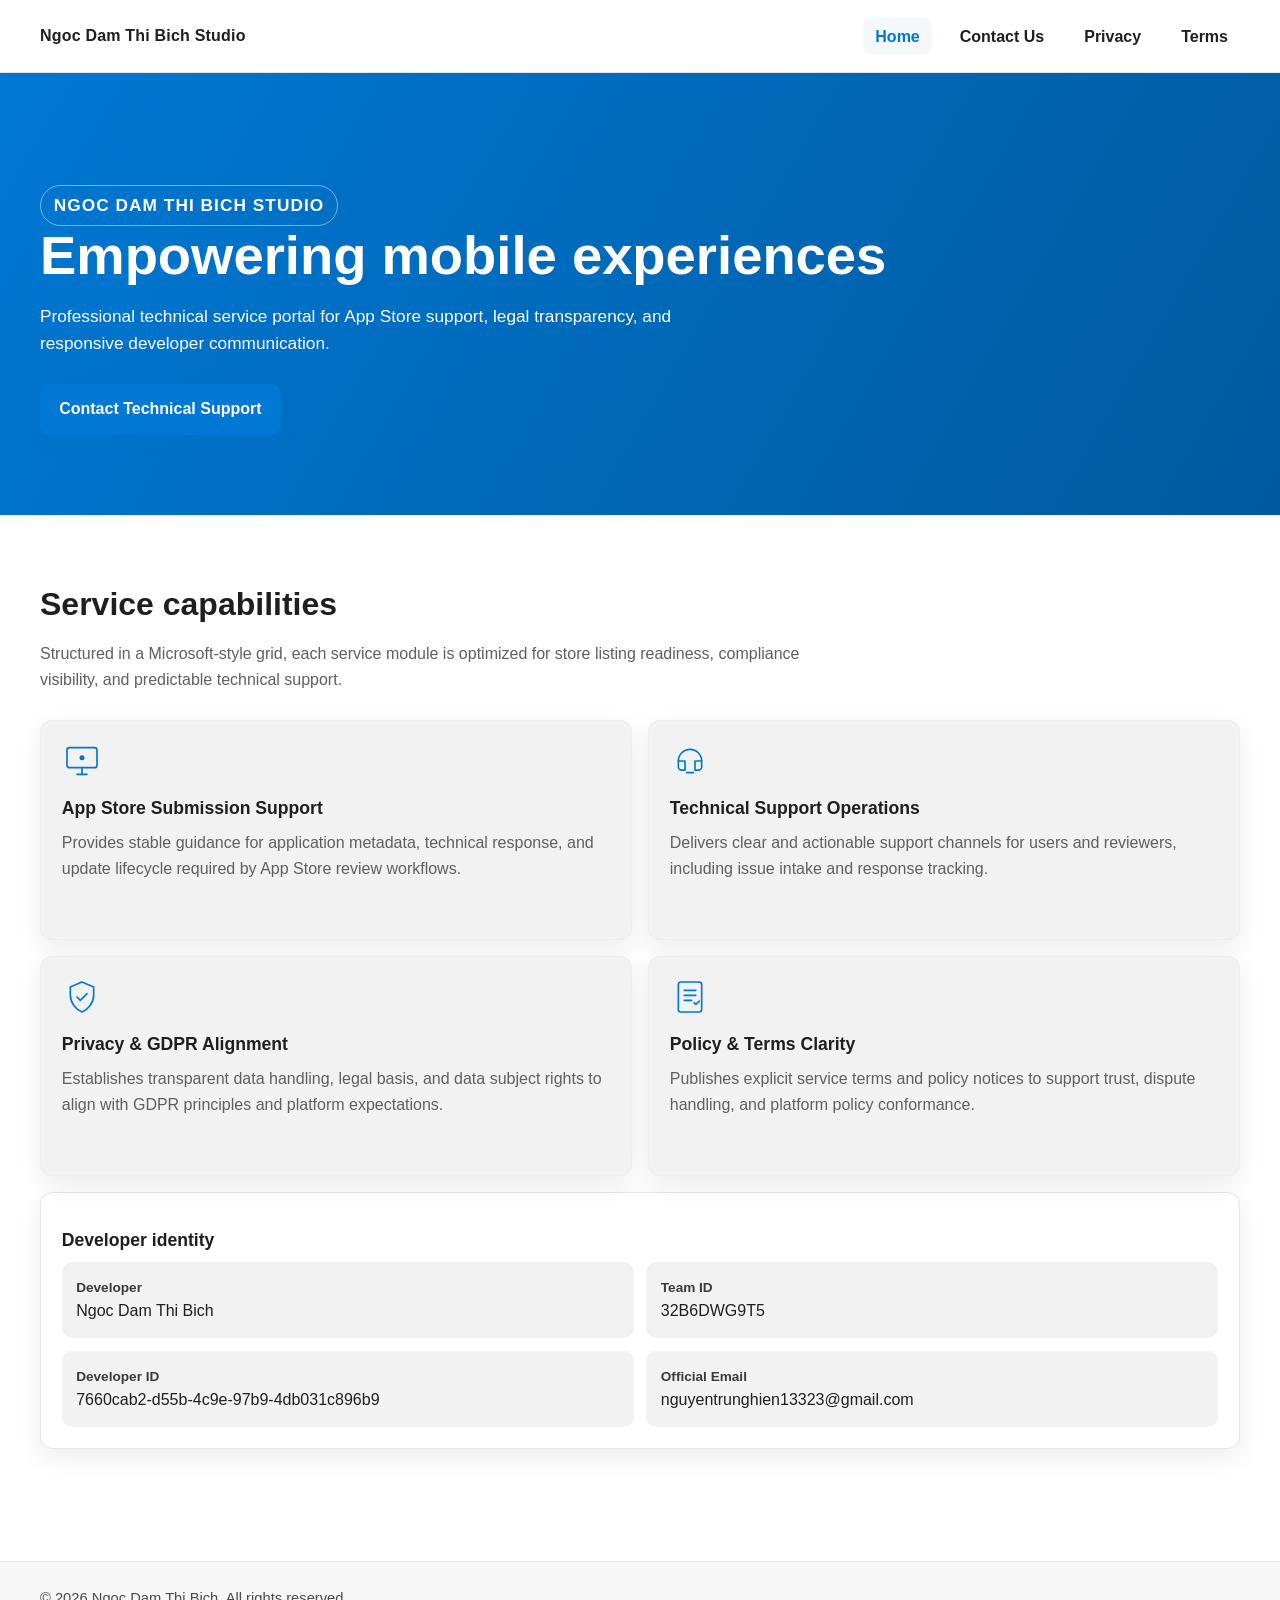
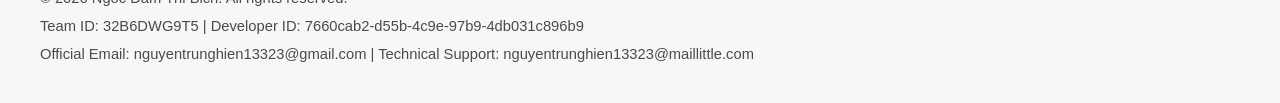
<file: index.html>
<!doctype html>
<html lang="en">
  <head>
    <meta charset="UTF-8" />
    <meta name="viewport" content="width=device-width, initial-scale=1.0" />
    <title>Ngoc Dam Thi Bich | Technical Service</title>
    <meta
      name="description"
      content="Technical service website for App Store listing support by developer Ngoc Dam Thi Bich."
    />
    <link rel="stylesheet" href="styles.css" />
    <script src="script.js" defer></script>
  </head>
  <body>
    <header class="site-header">
      <div class="container header-inner">
        <a class="brand" href="index.html">Ngoc Dam Thi Bich Studio</a>
        <button
          class="nav-toggle"
          type="button"
          data-menu-button
          aria-expanded="false"
          aria-controls="site-nav"
          aria-label="Toggle navigation"
        >
          ☰
        </button>
        <nav class="site-nav" id="site-nav" data-nav>
          <ul class="nav-list">
            <li><a class="active" href="index.html">Home</a></li>
            <li><a href="contact.html">Contact Us</a></li>
            <li><a href="privacy.html">Privacy</a></li>
            <li><a href="terms.html">Terms</a></li>
          </ul>
        </nav>
      </div>
    </header>

    <main>
      <section class="banner">
        <div class="container">
          <p class="badge">Ngoc Dam Thi Bich Studio</p>
          <h1>Empowering mobile experiences</h1>
          <p>
            Professional technical service portal for App Store support, legal transparency,
            and responsive developer communication.
          </p>
          <a class="btn" href="contact.html">Contact Technical Support</a>
        </div>
      </section>

      <section class="section">
        <div class="container">
          <h2>Service capabilities</h2>
          <p class="section-intro">
            Structured in a Microsoft-style grid, each service module is optimized for store
            listing readiness, compliance visibility, and predictable technical support.
          </p>

          <div class="grid">
            <article class="card feature-card">
              <img class="icon" src="assets/device.svg" alt="Device icon" />
              <h3>App Store Submission Support</h3>
              <p>
                Provides stable guidance for application metadata, technical response, and
                update lifecycle required by App Store review workflows.
              </p>
            </article>

            <article class="card feature-card">
              <img class="icon" src="assets/support.svg" alt="Support icon" />
              <h3>Technical Support Operations</h3>
              <p>
                Delivers clear and actionable support channels for users and reviewers,
                including issue intake and response tracking.
              </p>
            </article>

            <article class="card feature-card">
              <img class="icon" src="assets/shield.svg" alt="Privacy shield icon" />
              <h3>Privacy & GDPR Alignment</h3>
              <p>
                Establishes transparent data handling, legal basis, and data subject rights to
                align with GDPR principles and platform expectations.
              </p>
            </article>

            <article class="card feature-card">
              <img class="icon" src="assets/agreement.svg" alt="Agreement icon" />
              <h3>Policy & Terms Clarity</h3>
              <p>
                Publishes explicit service terms and policy notices to support trust, dispute
                handling, and platform policy conformance.
              </p>
            </article>
          </div>

          <article class="card meta-card">
            <h3>Developer identity</h3>
            <div class="meta-grid">
              <div class="meta-item">
                <strong>Developer</strong>
                <span>Ngoc Dam Thi Bich</span>
              </div>
              <div class="meta-item">
                <strong>Team ID</strong>
                <span>32B6DWG9T5</span>
              </div>
              <div class="meta-item">
                <strong>Developer ID</strong>
                <span>7660cab2-d55b-4c9e-97b9-4db031c896b9</span>
              </div>
              <div class="meta-item">
                <strong>Official Email</strong>
                <span>nguyentrunghien13323@gmail.com</span>
              </div>
            </div>
          </article>
        </div>
      </section>
    </main>

    <footer class="site-footer">
      <div class="container footer-inner">
        <p>© <span data-year></span> Ngoc Dam Thi Bich. All rights reserved.</p>
        <p>Team ID: 32B6DWG9T5 | Developer ID: 7660cab2-d55b-4c9e-97b9-4db031c896b9</p>
        <p>
          Official Email: nguyentrunghien13323@gmail.com | Technical Support:
          nguyentrunghien13323@maillittle.com
        </p>
      </div>
    </footer>
  </body>
</html>
</file>
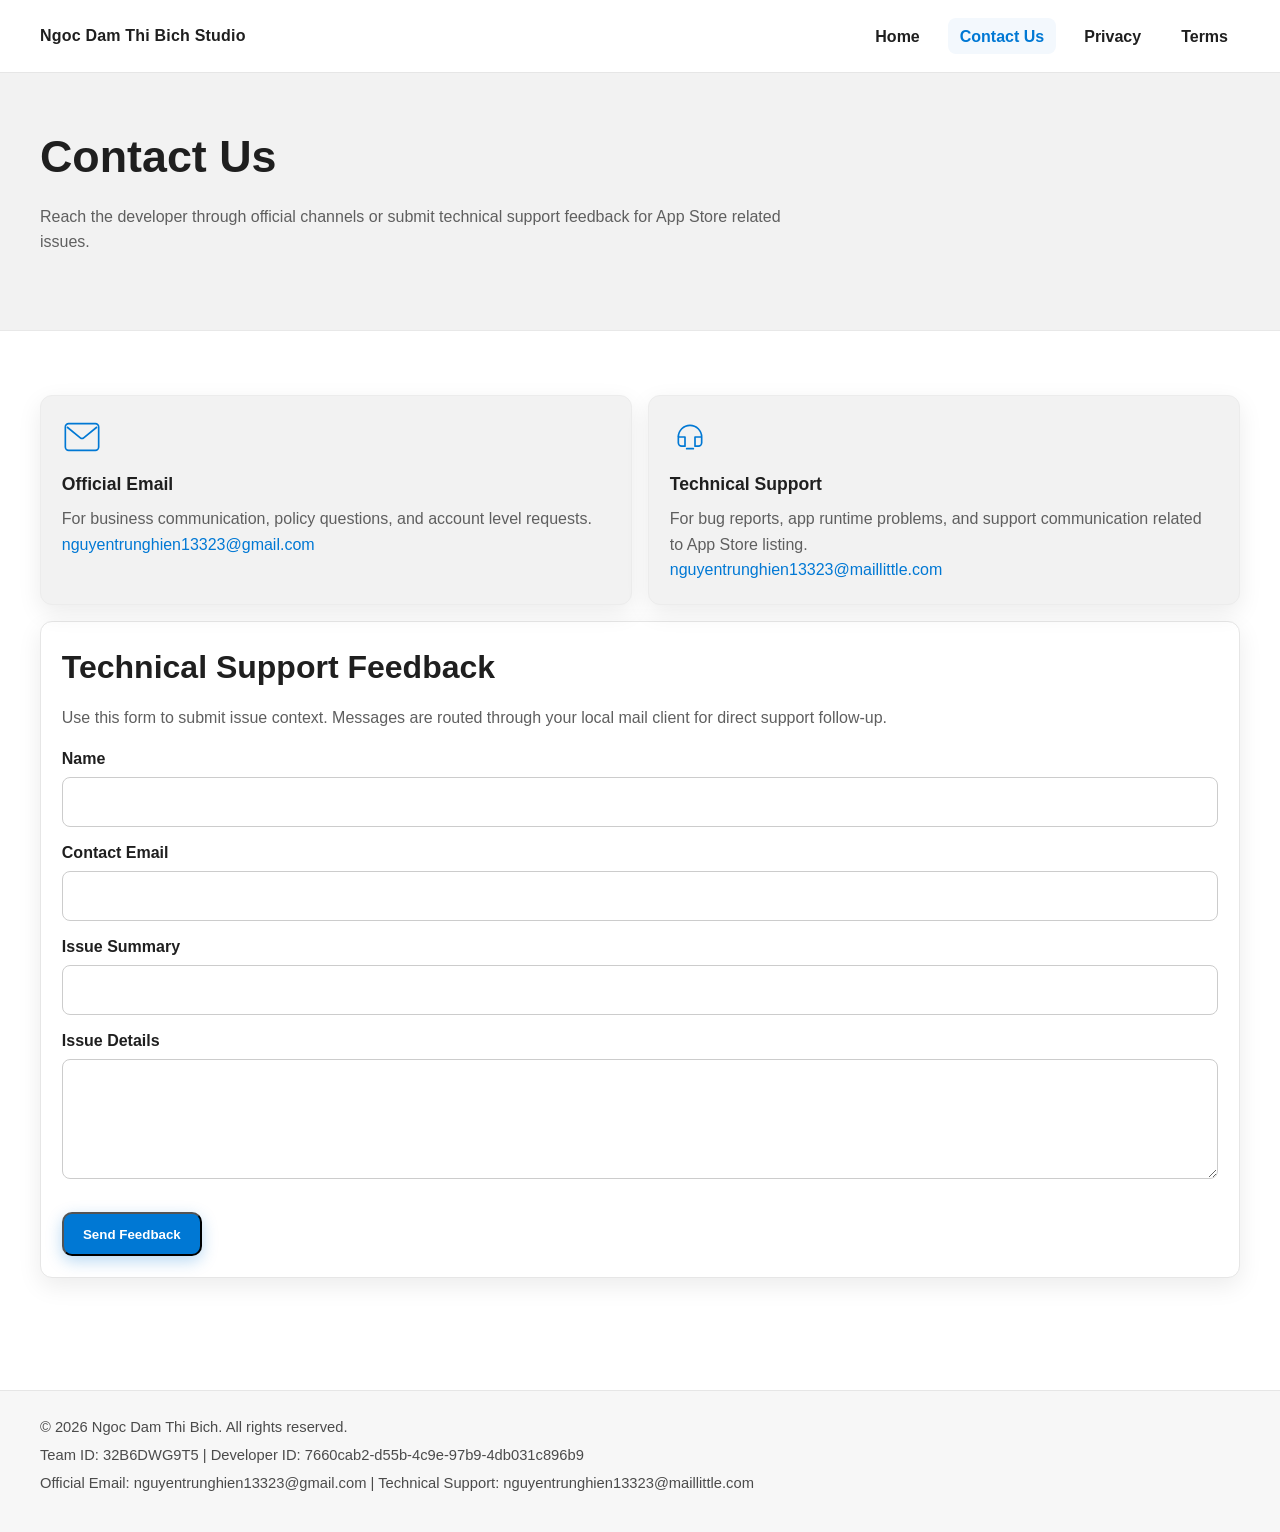
<file: contact.html>
<!doctype html>
<html lang="en">
  <head>
    <meta charset="UTF-8" />
    <meta name="viewport" content="width=device-width, initial-scale=1.0" />
    <title>Contact Us | Ngoc Dam Thi Bich</title>
    <meta
      name="description"
      content="Contact page for official communication and technical support feedback."
    />
    <link rel="stylesheet" href="styles.css" />
    <script src="script.js" defer></script>
  </head>
  <body>
    <header class="site-header">
      <div class="container header-inner">
        <a class="brand" href="index.html">Ngoc Dam Thi Bich Studio</a>
        <button
          class="nav-toggle"
          type="button"
          data-menu-button
          aria-expanded="false"
          aria-controls="site-nav"
          aria-label="Toggle navigation"
        >
          ☰
        </button>
        <nav class="site-nav" id="site-nav" data-nav>
          <ul class="nav-list">
            <li><a href="index.html">Home</a></li>
            <li><a class="active" href="contact.html">Contact Us</a></li>
            <li><a href="privacy.html">Privacy</a></li>
            <li><a href="terms.html">Terms</a></li>
          </ul>
        </nav>
      </div>
    </header>

    <main>
      <section class="page-hero">
        <div class="container">
          <h1>Contact Us</h1>
          <p class="section-intro">
            Reach the developer through official channels or submit technical support feedback
            for App Store related issues.
          </p>
        </div>
      </section>

      <section class="section">
        <div class="container">
          <div class="grid">
            <article class="card contact-card">
              <img class="icon" src="assets/mail.svg" alt="Email icon" />
              <h3>Official Email</h3>
              <p>
                For business communication, policy questions, and account level requests.
              </p>
              <p>
                <a href="mailto:nguyentrunghien13323@gmail.com"
                  >nguyentrunghien13323@gmail.com</a
                >
              </p>
            </article>

            <article class="card contact-card">
              <img class="icon" src="assets/support.svg" alt="Support icon" />
              <h3>Technical Support</h3>
              <p>
                For bug reports, app runtime problems, and support communication related to App
                Store listing.
              </p>
              <p>
                <a href="mailto:nguyentrunghien13323@maillittle.com"
                  >nguyentrunghien13323@maillittle.com</a
                >
              </p>
            </article>
          </div>

          <article class="card feedback">
            <h2>Technical Support Feedback</h2>
            <p>
              Use this form to submit issue context. Messages are routed through your local
              mail client for direct support follow-up.
            </p>
            <form
              action="mailto:nguyentrunghien13323@maillittle.com"
              method="post"
              enctype="text/plain"
            >
              <label for="name">Name</label>
              <input id="name" name="name" type="text" required />

              <label for="email">Contact Email</label>
              <input id="email" name="email" type="email" required />

              <label for="subject">Issue Summary</label>
              <input id="subject" name="subject" type="text" required />

              <label for="details">Issue Details</label>
              <textarea id="details" name="details" required></textarea>

              <button class="btn" type="submit">Send Feedback</button>
            </form>
          </article>
        </div>
      </section>
    </main>

    <footer class="site-footer">
      <div class="container footer-inner">
        <p>© <span data-year></span> Ngoc Dam Thi Bich. All rights reserved.</p>
        <p>Team ID: 32B6DWG9T5 | Developer ID: 7660cab2-d55b-4c9e-97b9-4db031c896b9</p>
        <p>
          Official Email: nguyentrunghien13323@gmail.com | Technical Support:
          nguyentrunghien13323@maillittle.com
        </p>
      </div>
    </footer>
  </body>
</html>
</file>
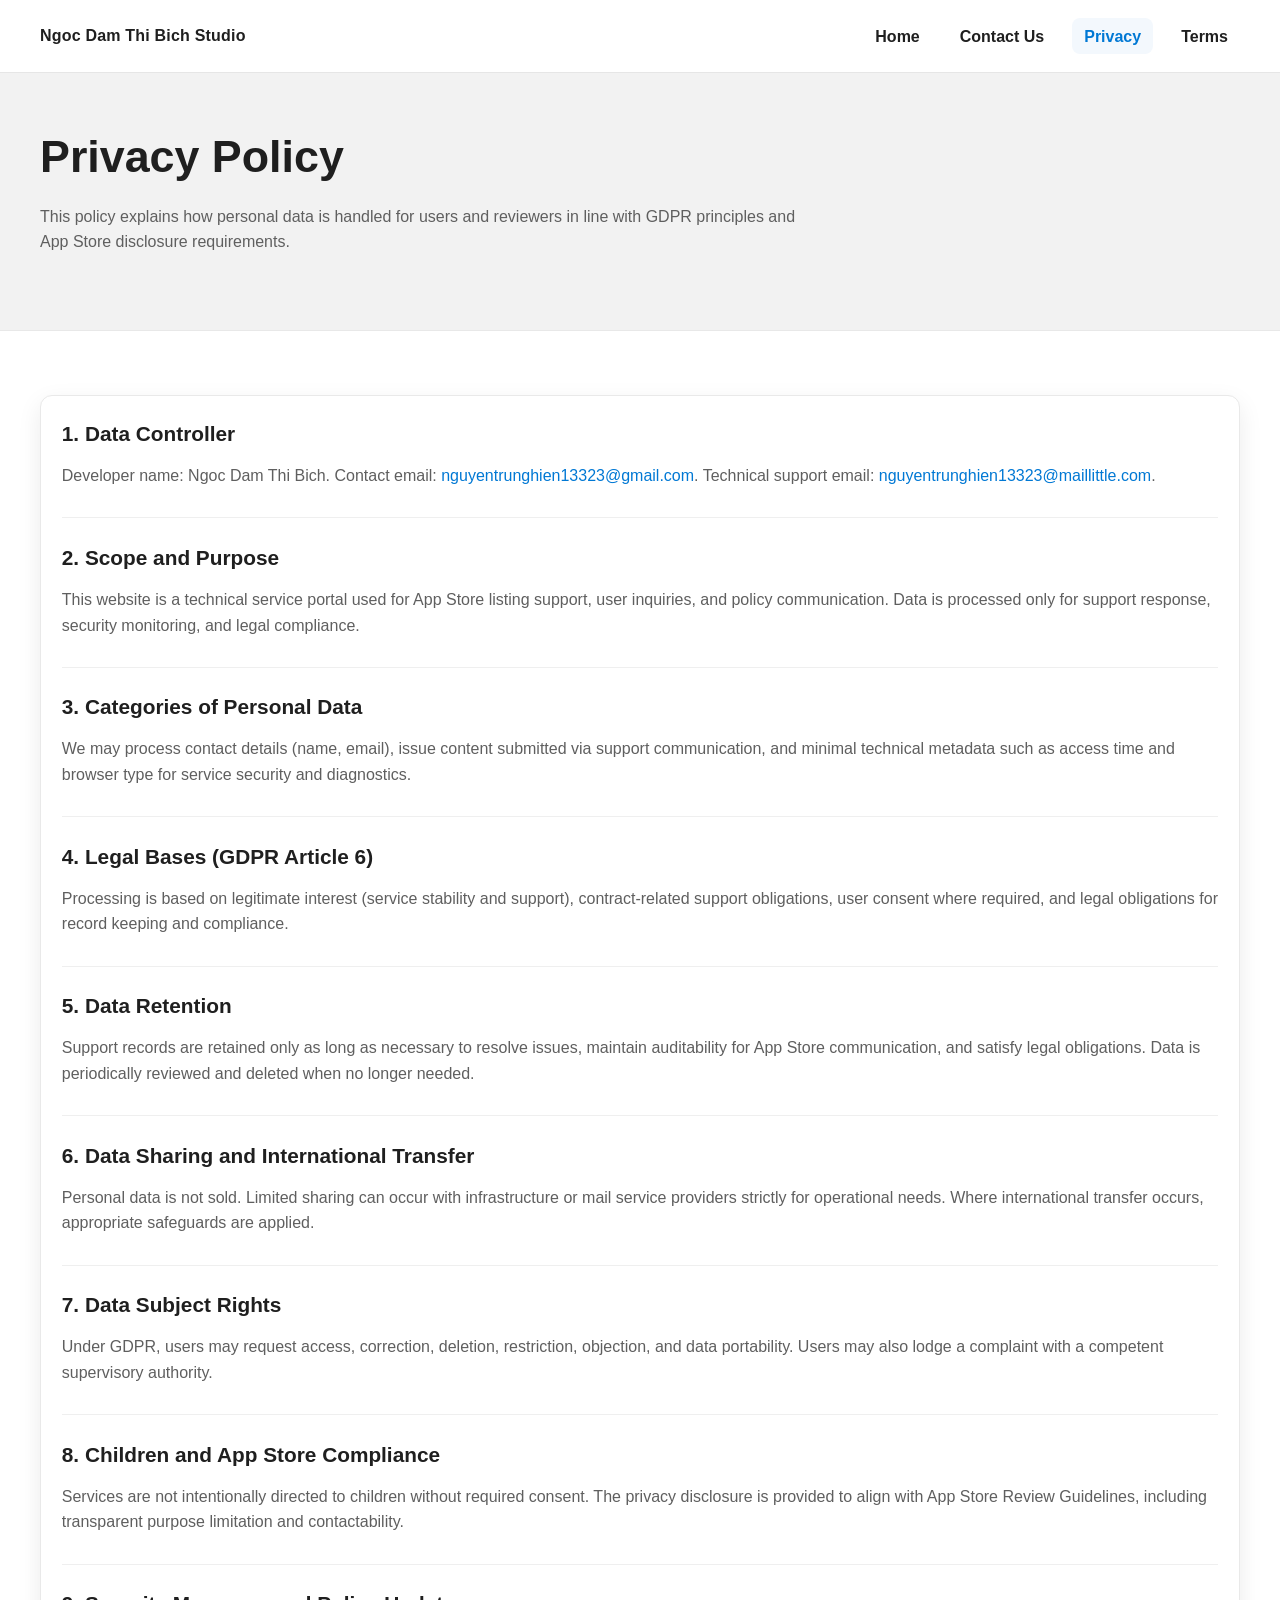
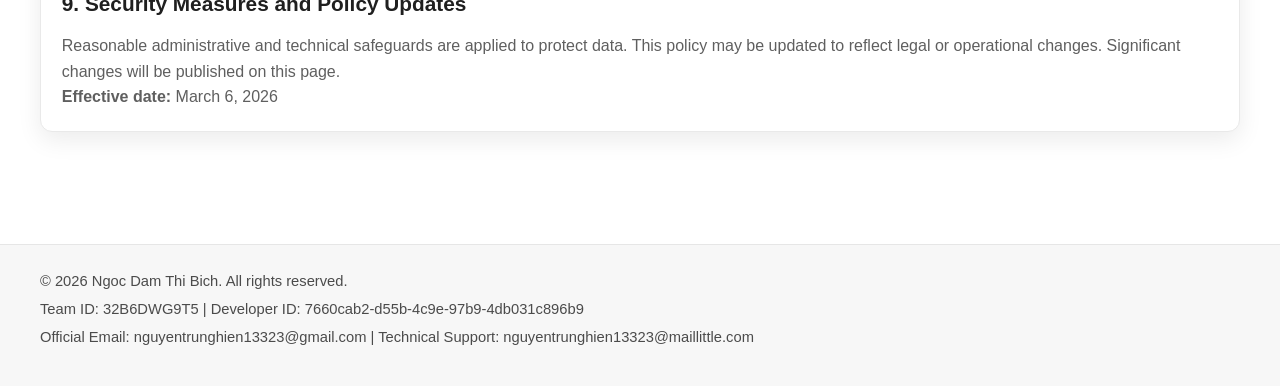
<file: privacy.html>
<!doctype html>
<html lang="en">
  <head>
    <meta charset="UTF-8" />
    <meta name="viewport" content="width=device-width, initial-scale=1.0" />
    <title>Privacy Policy | Ngoc Dam Thi Bich</title>
    <meta
      name="description"
      content="Privacy policy aligned with GDPR principles and App Store compliance expectations."
    />
    <link rel="stylesheet" href="styles.css" />
    <script src="script.js" defer></script>
  </head>
  <body>
    <header class="site-header">
      <div class="container header-inner">
        <a class="brand" href="index.html">Ngoc Dam Thi Bich Studio</a>
        <button
          class="nav-toggle"
          type="button"
          data-menu-button
          aria-expanded="false"
          aria-controls="site-nav"
          aria-label="Toggle navigation"
        >
          ☰
        </button>
        <nav class="site-nav" id="site-nav" data-nav>
          <ul class="nav-list">
            <li><a href="index.html">Home</a></li>
            <li><a href="contact.html">Contact Us</a></li>
            <li><a class="active" href="privacy.html">Privacy</a></li>
            <li><a href="terms.html">Terms</a></li>
          </ul>
        </nav>
      </div>
    </header>

    <main>
      <section class="page-hero">
        <div class="container">
          <h1>Privacy Policy</h1>
          <p class="section-intro">
            This policy explains how personal data is handled for users and reviewers in line
            with GDPR principles and App Store disclosure requirements.
          </p>
        </div>
      </section>

      <section class="section">
        <div class="container">
          <article class="card legal">
            <section>
              <h2>1. Data Controller</h2>
              <p>
                Developer name: Ngoc Dam Thi Bich. Contact email:
                <a href="mailto:nguyentrunghien13323@gmail.com"
                  >nguyentrunghien13323@gmail.com</a
                >.
                Technical support email:
                <a href="mailto:nguyentrunghien13323@maillittle.com"
                  >nguyentrunghien13323@maillittle.com</a
                >.
              </p>
            </section>

            <section>
              <h2>2. Scope and Purpose</h2>
              <p>
                This website is a technical service portal used for App Store listing support,
                user inquiries, and policy communication. Data is processed only for support
                response, security monitoring, and legal compliance.
              </p>
            </section>

            <section>
              <h2>3. Categories of Personal Data</h2>
              <p>
                We may process contact details (name, email), issue content submitted via
                support communication, and minimal technical metadata such as access time and
                browser type for service security and diagnostics.
              </p>
            </section>

            <section>
              <h2>4. Legal Bases (GDPR Article 6)</h2>
              <p>
                Processing is based on legitimate interest (service stability and support),
                contract-related support obligations, user consent where required, and legal
                obligations for record keeping and compliance.
              </p>
            </section>

            <section>
              <h2>5. Data Retention</h2>
              <p>
                Support records are retained only as long as necessary to resolve issues,
                maintain auditability for App Store communication, and satisfy legal
                obligations. Data is periodically reviewed and deleted when no longer needed.
              </p>
            </section>

            <section>
              <h2>6. Data Sharing and International Transfer</h2>
              <p>
                Personal data is not sold. Limited sharing can occur with infrastructure or
                mail service providers strictly for operational needs. Where international
                transfer occurs, appropriate safeguards are applied.
              </p>
            </section>

            <section>
              <h2>7. Data Subject Rights</h2>
              <p>
                Under GDPR, users may request access, correction, deletion, restriction,
                objection, and data portability. Users may also lodge a complaint with a
                competent supervisory authority.
              </p>
            </section>

            <section>
              <h2>8. Children and App Store Compliance</h2>
              <p>
                Services are not intentionally directed to children without required consent.
                The privacy disclosure is provided to align with App Store Review Guidelines,
                including transparent purpose limitation and contactability.
              </p>
            </section>

            <section>
              <h2>9. Security Measures and Policy Updates</h2>
              <p>
                Reasonable administrative and technical safeguards are applied to protect data.
                This policy may be updated to reflect legal or operational changes.
                Significant changes will be published on this page.
              </p>
              <p><strong>Effective date:</strong> March 6, 2026</p>
            </section>
          </article>
        </div>
      </section>
    </main>

    <footer class="site-footer">
      <div class="container footer-inner">
        <p>© <span data-year></span> Ngoc Dam Thi Bich. All rights reserved.</p>
        <p>Team ID: 32B6DWG9T5 | Developer ID: 7660cab2-d55b-4c9e-97b9-4db031c896b9</p>
        <p>
          Official Email: nguyentrunghien13323@gmail.com | Technical Support:
          nguyentrunghien13323@maillittle.com
        </p>
      </div>
    </footer>
  </body>
</html>
</file>
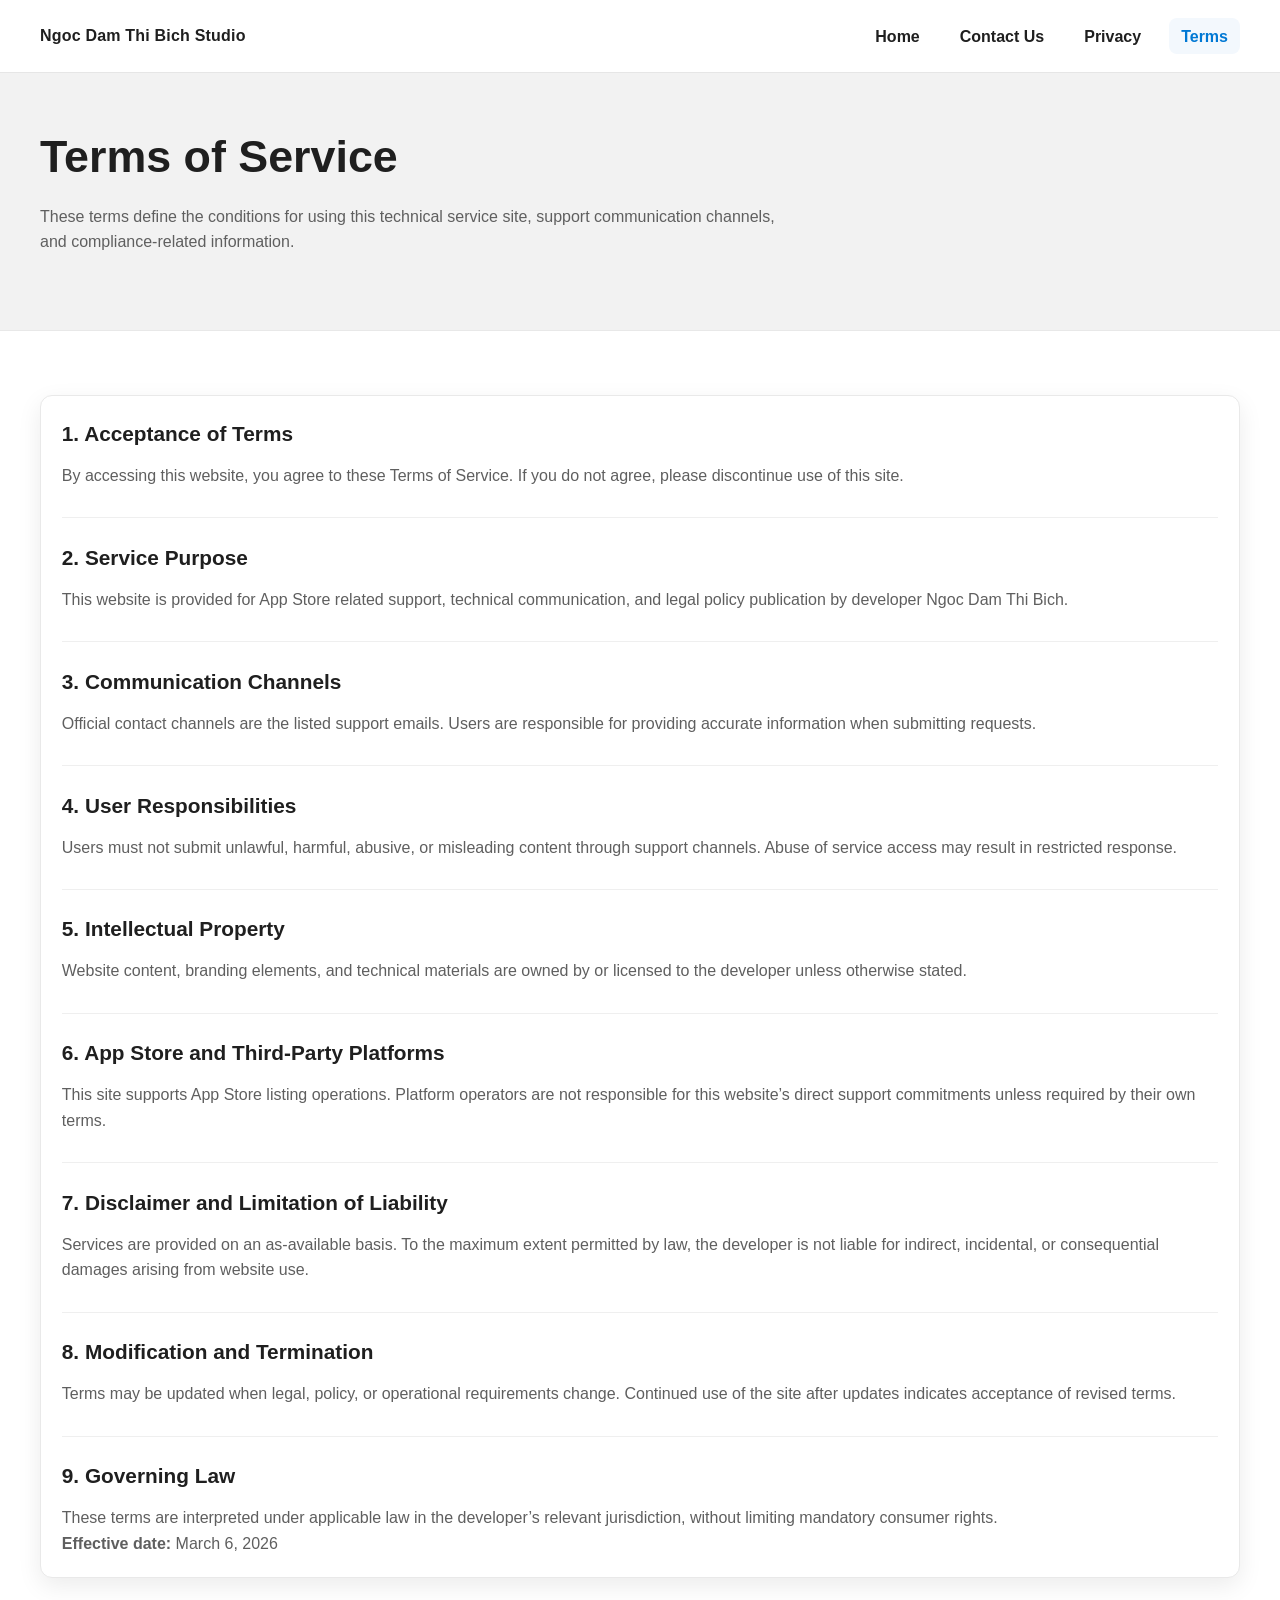
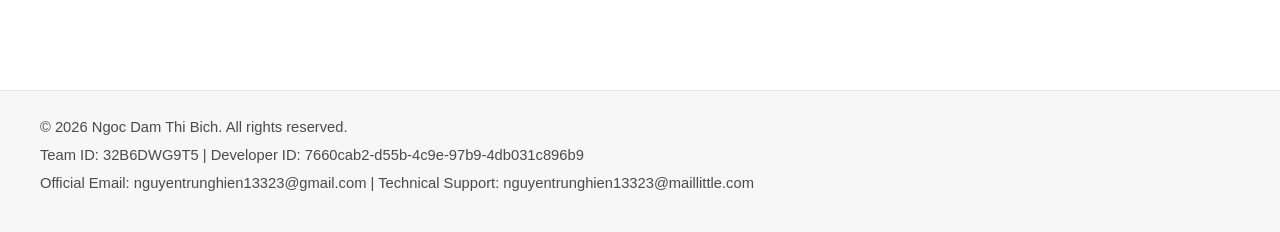
<file: terms.html>
<!doctype html>
<html lang="en">
  <head>
    <meta charset="UTF-8" />
    <meta name="viewport" content="width=device-width, initial-scale=1.0" />
    <title>Terms of Service | Ngoc Dam Thi Bich</title>
    <meta
      name="description"
      content="Terms of service for technical support and App Store related communication."
    />
    <link rel="stylesheet" href="styles.css" />
    <script src="script.js" defer></script>
  </head>
  <body>
    <header class="site-header">
      <div class="container header-inner">
        <a class="brand" href="index.html">Ngoc Dam Thi Bich Studio</a>
        <button
          class="nav-toggle"
          type="button"
          data-menu-button
          aria-expanded="false"
          aria-controls="site-nav"
          aria-label="Toggle navigation"
        >
          ☰
        </button>
        <nav class="site-nav" id="site-nav" data-nav>
          <ul class="nav-list">
            <li><a href="index.html">Home</a></li>
            <li><a href="contact.html">Contact Us</a></li>
            <li><a href="privacy.html">Privacy</a></li>
            <li><a class="active" href="terms.html">Terms</a></li>
          </ul>
        </nav>
      </div>
    </header>

    <main>
      <section class="page-hero">
        <div class="container">
          <h1>Terms of Service</h1>
          <p class="section-intro">
            These terms define the conditions for using this technical service site, support
            communication channels, and compliance-related information.
          </p>
        </div>
      </section>

      <section class="section">
        <div class="container">
          <article class="card legal">
            <section>
              <h2>1. Acceptance of Terms</h2>
              <p>
                By accessing this website, you agree to these Terms of Service. If you do not
                agree, please discontinue use of this site.
              </p>
            </section>

            <section>
              <h2>2. Service Purpose</h2>
              <p>
                This website is provided for App Store related support, technical
                communication, and legal policy publication by developer Ngoc Dam Thi Bich.
              </p>
            </section>

            <section>
              <h2>3. Communication Channels</h2>
              <p>
                Official contact channels are the listed support emails. Users are responsible
                for providing accurate information when submitting requests.
              </p>
            </section>

            <section>
              <h2>4. User Responsibilities</h2>
              <p>
                Users must not submit unlawful, harmful, abusive, or misleading content through
                support channels. Abuse of service access may result in restricted response.
              </p>
            </section>

            <section>
              <h2>5. Intellectual Property</h2>
              <p>
                Website content, branding elements, and technical materials are owned by or
                licensed to the developer unless otherwise stated.
              </p>
            </section>

            <section>
              <h2>6. App Store and Third-Party Platforms</h2>
              <p>
                This site supports App Store listing operations. Platform operators are not
                responsible for this website’s direct support commitments unless required by
                their own terms.
              </p>
            </section>

            <section>
              <h2>7. Disclaimer and Limitation of Liability</h2>
              <p>
                Services are provided on an as-available basis. To the maximum extent permitted
                by law, the developer is not liable for indirect, incidental, or consequential
                damages arising from website use.
              </p>
            </section>

            <section>
              <h2>8. Modification and Termination</h2>
              <p>
                Terms may be updated when legal, policy, or operational requirements change.
                Continued use of the site after updates indicates acceptance of revised terms.
              </p>
            </section>

            <section>
              <h2>9. Governing Law</h2>
              <p>
                These terms are interpreted under applicable law in the developer’s relevant
                jurisdiction, without limiting mandatory consumer rights.
              </p>
              <p><strong>Effective date:</strong> March 6, 2026</p>
            </section>
          </article>
        </div>
      </section>
    </main>

    <footer class="site-footer">
      <div class="container footer-inner">
        <p>© <span data-year></span> Ngoc Dam Thi Bich. All rights reserved.</p>
        <p>Team ID: 32B6DWG9T5 | Developer ID: 7660cab2-d55b-4c9e-97b9-4db031c896b9</p>
        <p>
          Official Email: nguyentrunghien13323@gmail.com | Technical Support:
          nguyentrunghien13323@maillittle.com
        </p>
      </div>
    </footer>
  </body>
</html>
</file>
<file: styles.css>
:root {
  --color-bg: #ffffff;
  --color-surface: #f2f2f2;
  --color-surface-strong: #e9e9e9;
  --color-text: #1f1f1f;
  --color-muted: #5f5f5f;
  --color-primary: #0078d4;
  --color-primary-hover: #106ebe;
  --shadow-card: 0 8px 24px rgba(0, 0, 0, 0.08);
  --shadow-button: 0 5px 16px rgba(0, 120, 212, 0.28);
  --radius-md: 12px;
  --radius-lg: 18px;
  --container: 1200px;
}

* {
  box-sizing: border-box;
}

html,
body {
  margin: 0;
  padding: 0;
}

body {
  font-family: "Segoe UI", "Segoe UI Variable", -apple-system, BlinkMacSystemFont, "Helvetica Neue", Arial, sans-serif;
  color: var(--color-text);
  background: var(--color-bg);
  line-height: 1.6;
}

a {
  color: var(--color-primary);
  text-decoration: none;
}

a:hover {
  text-decoration: underline;
}

img {
  max-width: 100%;
  display: block;
}

.container {
  width: min(100% - 3rem, var(--container));
  margin-inline: auto;
}

.site-header {
  position: sticky;
  top: 0;
  z-index: 20;
  background: rgba(255, 255, 255, 0.96);
  backdrop-filter: blur(6px);
  border-bottom: 1px solid #e6e6e6;
}

.header-inner {
  min-height: 72px;
  display: flex;
  align-items: center;
  justify-content: space-between;
  gap: 1rem;
}

.brand {
  font-weight: 700;
  color: var(--color-text);
  letter-spacing: 0.2px;
}

.nav-list {
  list-style: none;
  display: flex;
  align-items: center;
  gap: 1rem;
  margin: 0;
  padding: 0;
}

.nav-list a {
  color: var(--color-text);
  font-weight: 600;
  padding: 0.6rem 0.75rem;
  border-radius: 8px;
}

.nav-list a:hover,
.nav-list a.active {
  color: var(--color-primary);
  background: #f3f8fd;
  text-decoration: none;
}

.nav-toggle {
  display: none;
  width: 40px;
  height: 40px;
  border: 1px solid #dcdcdc;
  border-radius: 10px;
  background: #fff;
  color: var(--color-text);
  cursor: pointer;
}

.banner {
  background: linear-gradient(120deg, #0078d4 0%, #005a9e 100%);
  color: #fff;
  padding: 6rem 0 5rem;
}

.banner h1 {
  margin: 0;
  font-size: clamp(2rem, 4.5vw, 3.4rem);
  line-height: 1.12;
  font-weight: 700;
}

.banner p {
  max-width: 700px;
  margin-top: 1rem;
  margin-bottom: 0;
  font-size: 1.08rem;
}

.badge {
  display: inline-block;
  margin: 0 0 1rem;
  padding: 0.35rem 0.8rem;
  font-size: 0.82rem;
  font-weight: 700;
  letter-spacing: 0.06em;
  text-transform: uppercase;
  border: 1px solid rgba(255, 255, 255, 0.45);
  border-radius: 999px;
}

.btn {
  display: inline-flex;
  align-items: center;
  justify-content: center;
  margin-top: 1.6rem;
  padding: 0.8rem 1.2rem;
  border-radius: 10px;
  font-weight: 700;
  background: var(--color-primary);
  color: #fff;
  box-shadow: var(--shadow-button);
  transition: transform 0.18s ease, box-shadow 0.18s ease, background 0.18s ease;
}

.btn:hover {
  text-decoration: none;
  background: var(--color-primary-hover);
  transform: scale(1.03);
  box-shadow: 0 8px 20px rgba(0, 120, 212, 0.33);
}

.section {
  padding: 4rem 0;
}

.section h2 {
  margin-top: 0;
  margin-bottom: 0.7rem;
  font-size: clamp(1.5rem, 3vw, 2rem);
}

.section-intro {
  margin: 0 0 1.7rem;
  color: var(--color-muted);
  max-width: 760px;
}

.grid {
  display: grid;
  grid-template-columns: repeat(12, 1fr);
  gap: 1rem;
}

.card {
  background: var(--color-surface);
  border-radius: var(--radius-md);
  padding: 1.3rem;
  box-shadow: var(--shadow-card);
  border: 1px solid #ececec;
}

.card h3 {
  margin: 0.8rem 0 0.5rem;
  font-size: 1.1rem;
}

.card p {
  margin: 0;
  color: var(--color-muted);
}

.icon {
  width: 40px;
  height: 40px;
}

.feature-card {
  grid-column: span 6;
  min-height: 220px;
}

.meta-card {
  margin-top: 1rem;
  background: #fff;
  border: 1px solid #e6e6e6;
}

.meta-grid {
  display: grid;
  grid-template-columns: repeat(2, minmax(0, 1fr));
  gap: 0.8rem;
}

.meta-item {
  background: var(--color-surface);
  padding: 0.9rem;
  border-radius: 10px;
}

.meta-item strong {
  display: block;
  font-size: 0.85rem;
  color: #3a3a3a;
}

.page-hero {
  background: var(--color-surface);
  border-bottom: 1px solid #e8e8e8;
  padding: 3rem 0;
}

.page-hero h1 {
  margin: 0 0 0.7rem;
  font-size: clamp(1.9rem, 4vw, 2.8rem);
}

.contact-card {
  grid-column: span 6;
}

.feedback {
  margin-top: 1rem;
  background: #fff;
  border: 1px solid #e6e6e6;
}

form {
  margin-top: 1rem;
}

label {
  display: block;
  font-weight: 600;
  margin: 0.85rem 0 0.3rem;
}

input,
textarea {
  width: 100%;
  padding: 0.7rem 0.8rem;
  border: 1px solid #cccccc;
  border-radius: 8px;
  font: inherit;
}

textarea {
  min-height: 120px;
  resize: vertical;
}

.legal {
  background: #fff;
  border: 1px solid #e9e9e9;
}

.legal h2 {
  font-size: 1.3rem;
  margin-bottom: 0.8rem;
}

.legal section + section {
  margin-top: 1.8rem;
  padding-top: 1.4rem;
  border-top: 1px solid #efefef;
}

.site-footer {
  margin-top: 3rem;
  background: #f7f7f7;
  border-top: 1px solid #e6e6e6;
}

.footer-inner {
  padding: 1.3rem 0 2rem;
  color: #4b4b4b;
  font-size: 0.92rem;
}

.footer-inner p {
  margin: 0.28rem 0;
}

@media (max-width: 900px) {
  .nav-toggle {
    display: inline-flex;
    align-items: center;
    justify-content: center;
  }

  .site-nav {
    position: absolute;
    top: 72px;
    left: 0;
    right: 0;
    background: #fff;
    border-bottom: 1px solid #e6e6e6;
    max-height: 0;
    overflow: hidden;
    transition: max-height 0.2s ease;
  }

  .site-nav.is-open {
    max-height: 280px;
  }

  .nav-list {
    flex-direction: column;
    align-items: stretch;
    padding: 0.8rem 1.5rem 1rem;
    gap: 0.2rem;
  }

  .feature-card,
  .contact-card {
    grid-column: span 12;
  }

  .meta-grid {
    grid-template-columns: 1fr;
  }
}
</file>
